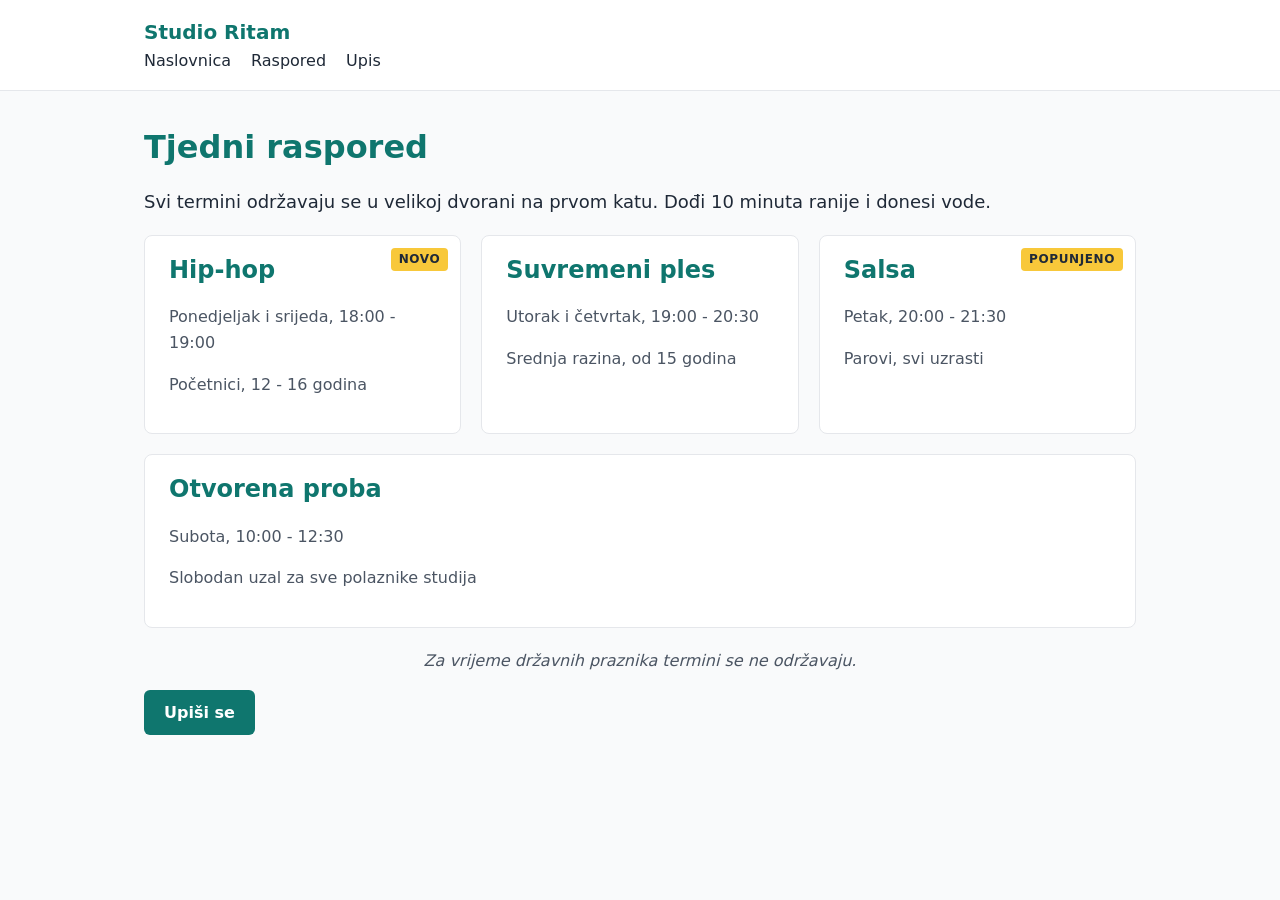
<file: schedule.html>
<!DOCTYPE html>
<html lang="hr">
<head>
    <meta charset="UTF-8">
    <meta name="viewport" content="width=device-width, initial-scale=1.0">
    <title>Raspored | Plesni studio Ritam</title>
    <link rel="stylesheet" href="css/style.css"/>
</head>
<body>
    
 <header class="site-header">
    <div class="wrapper header-bar">
        <a href="index.html" class="brand">Studio Ritam</a>
        <nav class="site-nav">
            <a href="index.html">Naslovnica</a>
            <a href="schedule.html">Raspored</a>
            <a href="enroll.html">Upis</a>
        </nav>
    </div>


 </header>

 <main class="wrapper">
    <h1>Tjedni raspored</h1>
    <p class="intro">Svi termini održavaju se u velikoj dvorani na prvom katu.
        Dođi 10 minuta ranije i donesi vode.
    </p>

    <div class="grid">
        <article class="card">
            <span class="badge">NOVO</span>
            <h2>Hip-hop</h2>
            <p>Ponedjeljak i srijeda, 18:00 - 19:00</p>
            <p>Početnici, 12 - 16 godina</p>
        </article>
        <article class="card">
            <h2>Suvremeni ples</h2>
            <p>Utorak i četvrtak, 19:00 - 20:30</p>
            <p>Srednja razina, od 15 godina</p>
        </article>
        <article class="card">
            <span class="badge">POPUNJENO</span>
            <h2>Salsa</h2>
            <p>Petak, 20:00 - 21:30</p>
            <p>Parovi, svi uzrasti</p>
        </article>
        <article class="card">
            <h2>Otvorena proba</h2>
            <p>Subota, 10:00 - 12:30</p>
            <p>Slobodan uzal za sve polaznike studija</p>
        </article>
    </div>

    <p id="note">Za vrijeme državnih praznika termini se ne održavaju.</p>

    <a href="enroll.html" class="button">Upiši se</a>
 </main>
</body>
</html>
</file>
<file: css/style.css>
*{
    box-sizing: border-box;
}

body {
    margin: 0;
    font-family: system-ui, Arial, sans-serif;
    font-size: 16px;
    line-height: 1.6;
    color: #1f2937;
    background-color: #f9fafb;
}

h1, h2 {
    color: #0f766e;
    line-height: 1.2;
}

h1 {
    font-size: 2rem;
}

p {
    color: #4b5563;
}

.intro {
    font-size: 1.125rem;
    color: #1f2937;
}

#note {
    font-style: italic;
    text-align: center;
}

.wrapper {
    width: 100%;
    max-width: 1024px;
    margin: 0 auto;
    padding: 16px;
}

.card {
    padding: 20px 24px;
    background-color: white;
    border: 1px solid rgb(229, 231, 235);
    border-radius: 8px;
}

.card h2 {
    margin-top: 0;
    font-size: 1.25;
}

.button {
    display: inline-block;
    padding: 10px 20px;
    background-color: #0f766e;
    color: white;
    font-weight: 600;
    text-decoration: none;
    border-radius: 6px;
}

.site-header {
    background-color: white;
    border-bottom: 1px solid rgb(229, 231, 235);
}

.header-bar {
    diaplay: flex;
    flex-wrap: wrap;
    justify-content: space-between;
    align-items: center;
    gap: 8px 20px;
}

.brand {
    font-size: 1.25rem;
    font-weight: 700;
    color: #0f766e;
    text-decoration: none;
}

.site-nav {
    display: flex;
    gap: 20px;
}

.site-nav a {
    color: #1f2937;
    text-decoration: none;
}

.grid {
    display: flex;
    flex-wrap: wrap;
    gap: 20px;
    margin-bottom: 20px;
}

.grid .card {
    flex: 1 1 260px;
}

.card {
    position: relative;
}

.badge {
    position: absolute;
    top: 12px;
    right: 12px;
    padding: 2px 8px;
    font-size: 0.75rem;
    font-weight: 700;
    letter-spacing: 0.05em;
    background-color: hsl(45, 93%, 60%);
    border-radius: 4px;
}

.site-header {
    position: sticky;
    top: 0;
    z-index: 10;
    
}
</file>
